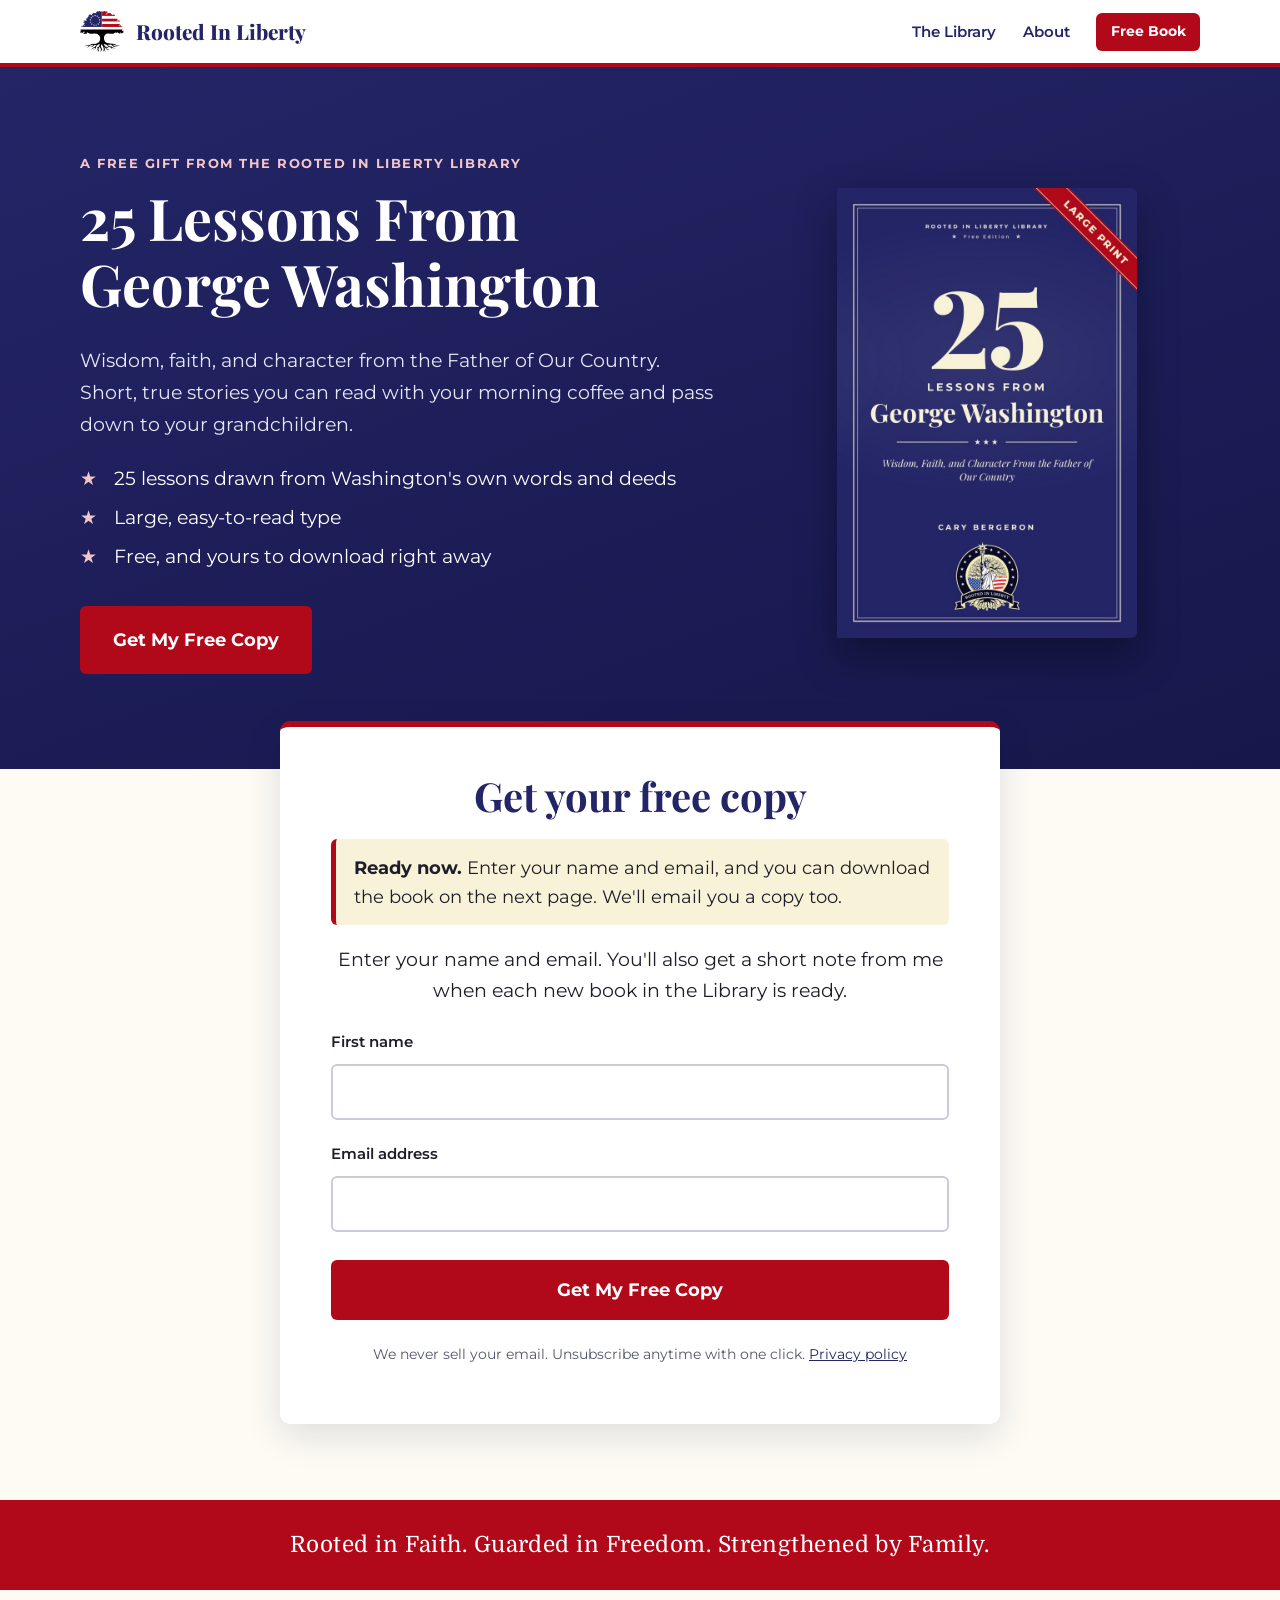
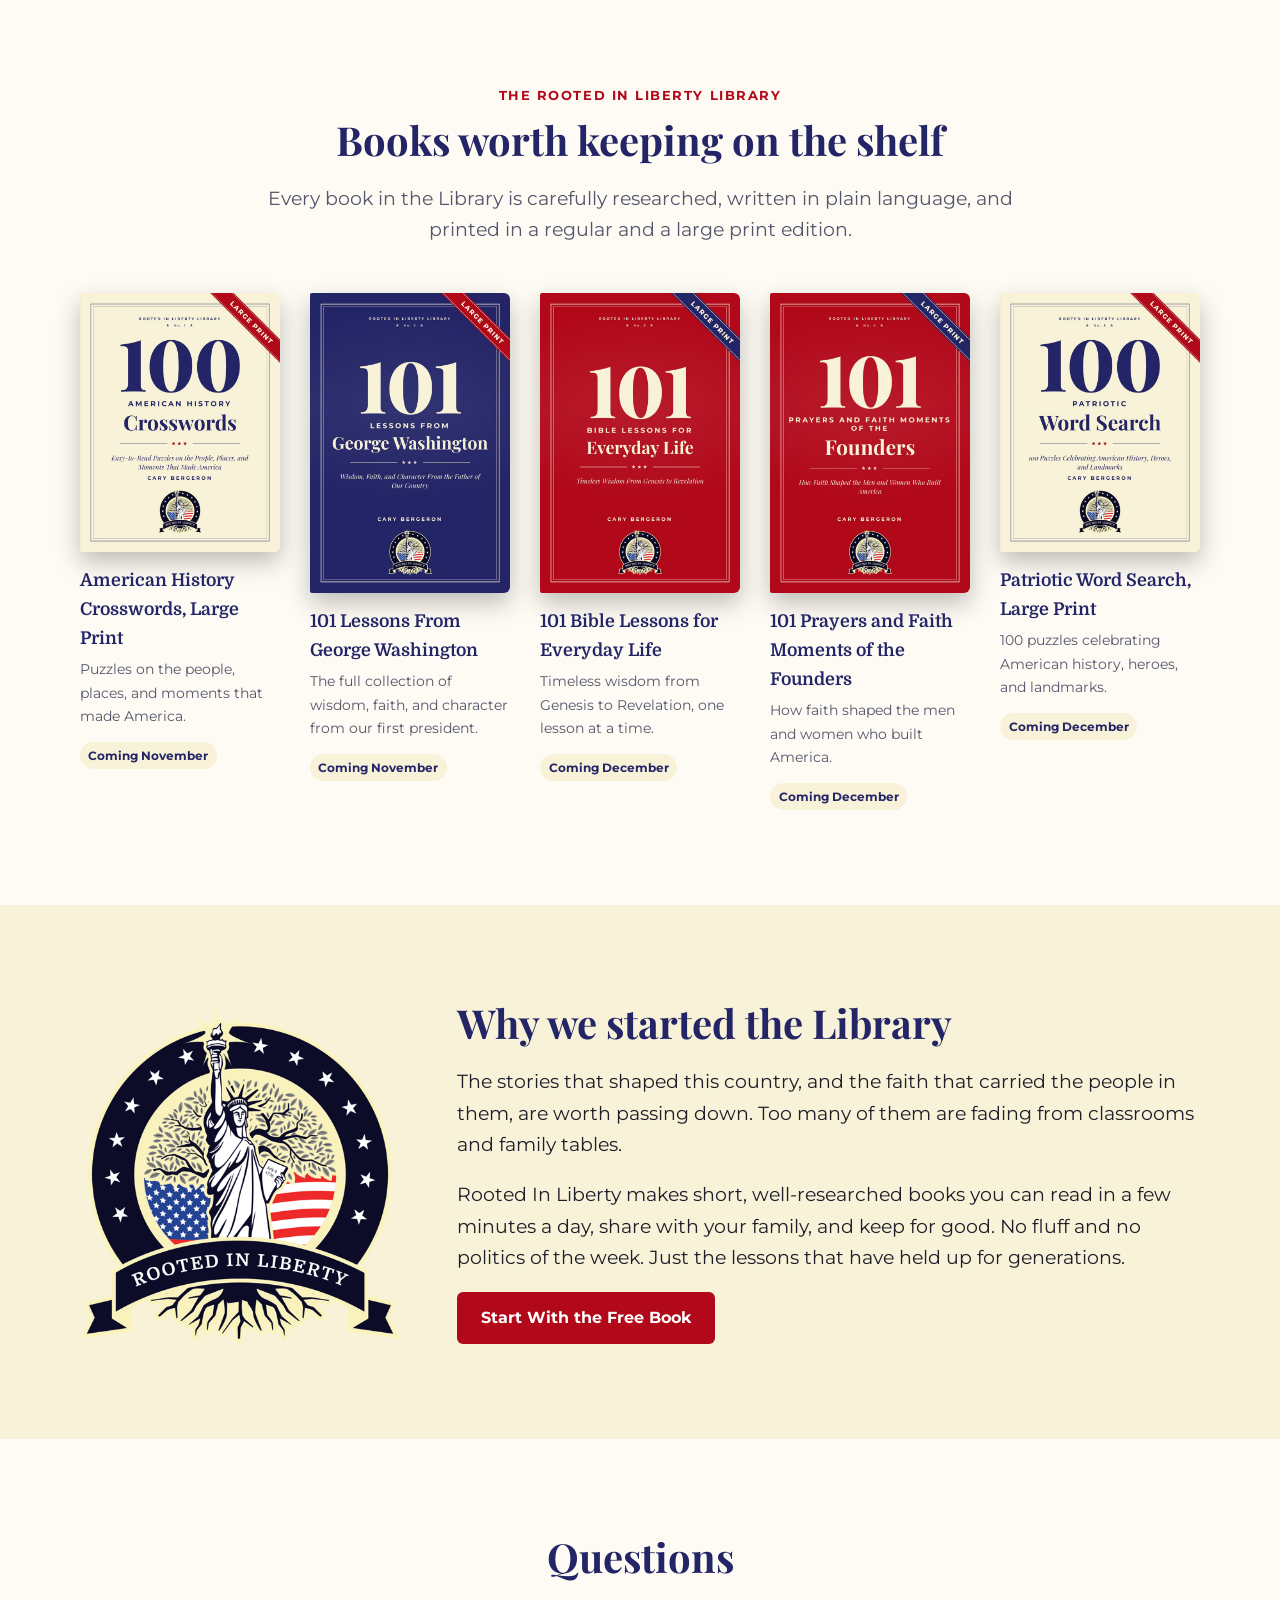
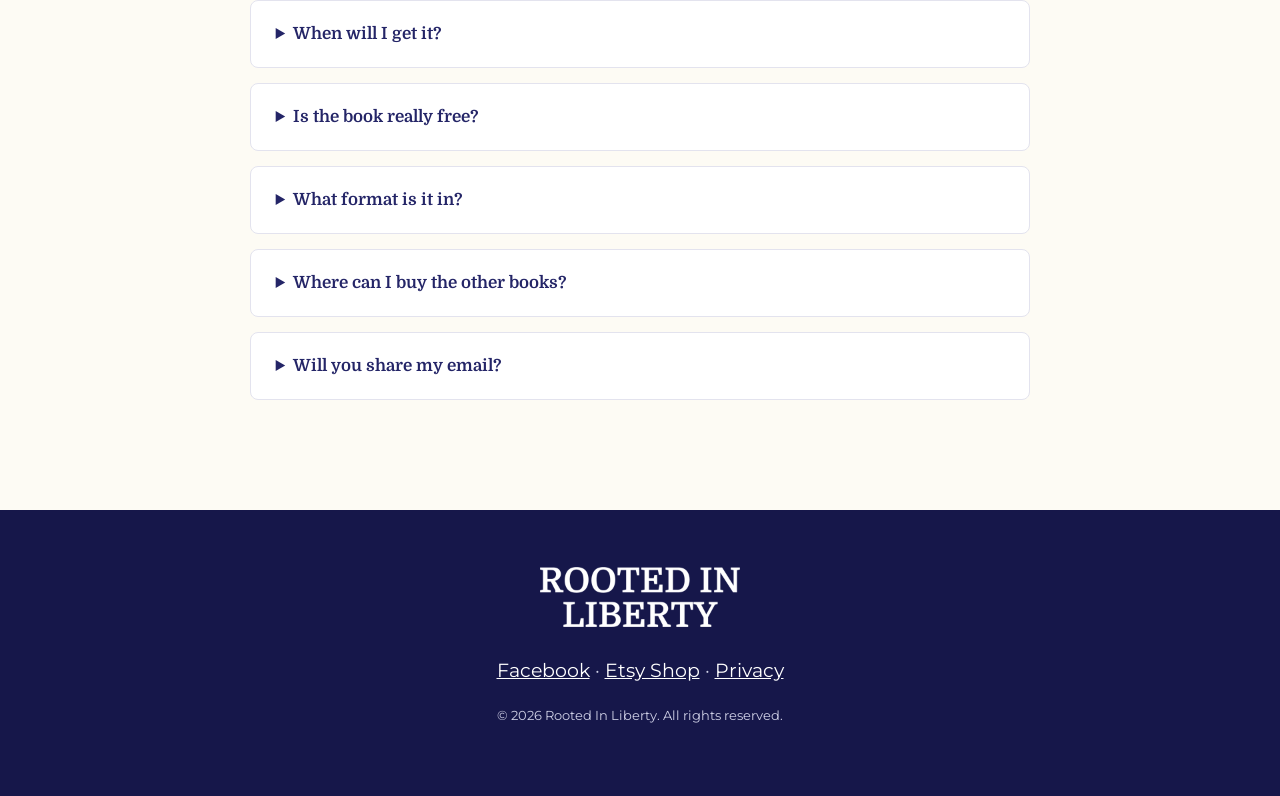
<file: index.html>
<!DOCTYPE html>
<html lang="en">
<head>
<meta charset="utf-8">
<meta name="viewport" content="width=device-width, initial-scale=1">
<title>Rooted In Liberty | Free Book: 25 Lessons From George Washington</title>
<meta name="description" content="Get your free copy of 25 Lessons From George Washington, the first gift from the Rooted In Liberty Library. Books on faith, history, and the men and women who built America.">
<link rel="icon" href="assets/favicon.png">
<meta property="og:title" content="Free Book: 25 Lessons From George Washington">
<meta property="og:description" content="Wisdom, faith, and character from the Father of Our Country. Free from the Rooted In Liberty Library.">
<meta property="og:image" content="assets/og-image.png">
<link rel="preconnect" href="https://fonts.googleapis.com">
<link rel="preconnect" href="https://fonts.gstatic.com" crossorigin>
<link href="https://fonts.googleapis.com/css2?family=Domine:wght@500;700&family=Montserrat:wght@400;500;600;700&family=Playfair+Display:wght@700;800&display=swap" rel="stylesheet">
<link rel="stylesheet" href="styles.css">
</head>
<body>

<header class="topbar">
  <div class="wrap topbar-inner">
    <a href="#top" class="brand"><img src="assets/flag-tree.png" alt="" width="44" height="40"><span>Rooted In Liberty</span></a>
    <nav>
      <a href="#library">The Library</a>
      <a href="#about">About</a>
      <a href="#free-book" class="btn btn-small">Free Book</a>
    </nav>
  </div>
</header>

<main id="top">

  <section class="hero">
    <div class="wrap hero-grid">
      <div class="hero-copy">
        <p class="eyebrow">A free gift from the Rooted In Liberty Library</p>
        <h1>25 Lessons From George Washington</h1>
        <p class="lede">Wisdom, faith, and character from the Father of Our Country. Short, true stories you can read with your morning coffee and pass down to your grandchildren.</p>
        <ul class="checks">
          <li>25 lessons drawn from Washington's own words and deeds</li>
          <li>Large, easy-to-read type</li>
          <li>Free, and yours to download right away</li>
        </ul>
        <a href="#free-book" class="btn btn-big">Get My Free Copy</a>
      </div>
      <div class="hero-book">
        <img class="cover-img" src="assets/covers/25-lessons-washington.jpg" alt="25 Lessons From George Washington, Large Print, by Cary Bergeron">
      </div>
    </div>
  </section>

  <section class="signup" id="free-book">
    <div class="wrap signup-box">
      <h2>Get your free copy</h2>
      <p class="release-note"><strong>Ready now.</strong> Enter your name and email, and you can download the book on the next page. We'll email you a copy too.</p>
      <p>Enter your name and email. You'll also get a short note from me when each new book in the Library is ready.</p>
      <!-- Email provider form: set the action URL in the runbook step "Connect the email list" -->
      <form class="signup-form" id="signup-form" method="post" novalidate>
        <label for="fname">First name</label>
        <input id="fname" name="FNAME" type="text" autocomplete="given-name" required>
        <label for="email">Email address</label>
        <input id="email" name="EMAIL" type="email" autocomplete="email" required>
        <input type="hidden" name="tags" value="1637739">
        <div aria-hidden="true" style="position:absolute;left:-5000px"><input type="text" name="b_abdd07aad912308a6fd945866_90a248a56b" tabindex="-1" value=""></div>
        <p class="form-msg" id="form-msg" role="alert" hidden></p>
        <button type="submit" class="btn btn-big">Get My Free Copy</button>
        <p class="fineprint">We never sell your email. Unsubscribe anytime with one click. <a href="privacy.html">Privacy policy</a></p>
      </form>
    </div>
  </section>

  <section class="slogan">
    <div class="wrap">
      <p>Rooted in Faith. Guarded in Freedom. Strengthened by Family.</p>
    </div>
  </section>

  <section class="library" id="library">
    <div class="wrap">
      <p class="eyebrow center">The Rooted In Liberty Library</p>
      <h2 class="center">Books worth keeping on the shelf</h2>
      <p class="center intro">Every book in the Library is carefully researched, written in plain language, and printed in a regular and a large print edition.</p>
      <div class="shelf">
        <article class="book">
          <img class="cover-img small" src="assets/covers/american-history-crosswords.jpg" alt="American History Crosswords, Large Print cover">
          <h3>American History Crosswords, Large Print</h3>
          <p>Puzzles on the people, places, and moments that made America.</p>
          <span class="tag">Coming November</span>
        </article>
        <article class="book">
          <img class="cover-img small" src="assets/covers/101-lessons-washington.jpg" alt="101 Lessons From George Washington cover">
          <h3>101 Lessons From George Washington</h3>
          <p>The full collection of wisdom, faith, and character from our first president.</p>
          <span class="tag">Coming November</span>
        </article>
        <article class="book">
          <img class="cover-img small" src="assets/covers/101-bible-lessons.jpg" alt="101 Bible Lessons for Everyday Life cover">
          <h3>101 Bible Lessons for Everyday Life</h3>
          <p>Timeless wisdom from Genesis to Revelation, one lesson at a time.</p>
          <span class="tag">Coming December</span>
        </article>
        <article class="book">
          <img class="cover-img small" src="assets/covers/101-prayers-founders.jpg" alt="101 Prayers and Faith Moments of the Founders cover">
          <h3>101 Prayers and Faith Moments of the Founders</h3>
          <p>How faith shaped the men and women who built America.</p>
          <span class="tag">Coming December</span>
        </article>
        <article class="book">
          <img class="cover-img small" src="assets/covers/patriotic-word-search.jpg" alt="Patriotic Word Search, Large Print cover">
          <h3>Patriotic Word Search, Large Print</h3>
          <p>100 puzzles celebrating American history, heroes, and landmarks.</p>
          <span class="tag">Coming December</span>
        </article>
      </div>
    </div>
  </section>

  <section class="about" id="about">
    <div class="wrap about-grid">
      <img src="assets/badge.png" alt="Rooted In Liberty seal" class="about-badge" width="320" height="320">
      <div>
        <h2>Why we started the Library</h2>
        <p>The stories that shaped this country, and the faith that carried the people in them, are worth passing down. Too many of them are fading from classrooms and family tables.</p>
        <p>Rooted In Liberty makes short, well-researched books you can read in a few minutes a day, share with your family, and keep for good. No fluff and no politics of the week. Just the lessons that have held up for generations.</p>
        <a href="#free-book" class="btn">Start With the Free Book</a>
      </div>
    </div>
  </section>

  <section class="faq">
    <div class="wrap">
      <h2 class="center">Questions</h2>
      <details><summary>When will I get it?</summary><p>Right away. After you sign up, the next page has your download, and a copy arrives in your email within a few minutes.</p></details>
      <details><summary>Is the book really free?</summary><p>Yes. There's nothing to buy. Enter your email and download it right away.</p></details>
      <details><summary>What format is it in?</summary><p>A PDF you can read on a phone, tablet, or computer, or print at home. The type is large and easy to read.</p></details>
      <details><summary>Where can I buy the other books?</summary><p>Each book will be available on Amazon in paperback, large print, and Kindle. Subscribers hear about new books first, often with a launch-week discount.</p></details>
      <details><summary>Will you share my email?</summary><p>Never. You can unsubscribe at any time with one click.</p></details>
    </div>
  </section>

</main>

<footer class="footer">
  <div class="wrap footer-inner">
    <img src="assets/wordmark-white.png" alt="Rooted In Liberty" width="200">
    <p><a href="https://www.facebook.com/rootedinliberty/">Facebook</a> &middot; <a href="https://www.etsy.com/shop/RootedInLiberty">Etsy Shop</a> &middot; <a href="privacy.html">Privacy</a></p>
    <p class="small">&copy; <span id="yr">2026</span> Rooted In Liberty. All rights reserved.</p>
  </div>
</footer>

<script>
  // Signups go to the Rooted In Liberty audience in Mailchimp (tag: sampler-washington).
  // JavaScript posts in the background and sends people to thank-you.html.
  // Without JavaScript, the form posts straight to Mailchimp.
  (function () {
    var form = document.getElementById('signup-form');
    var msg = document.getElementById('form-msg');
    var btn = form.querySelector('button[type=submit]');
    var loadedAt = Date.now(), humanTouched = false;
    ['keydown', 'pointerdown', 'touchstart', 'focusin'].forEach(function (ev) { form.addEventListener(ev, function () { humanTouched = true; }, { passive: true }); });
    form.addEventListener('submit', function (e) {
      e.preventDefault();
      msg.hidden = true;
      // Spam filters: bots get a fake "success" and nothing is sent to Mailchimp.
      var fname = form.FNAME.value.trim(), email = form.EMAIL.value.trim().toLowerCase();
      if (!fname || !/^[^@\s]+@[^@\s]+\.[a-z]{2,}$/.test(email)) { msg.textContent = 'Please enter your first name and a valid email address.'; msg.hidden = false; return; }
      var local = email.split('@')[0], domain = email.split('@')[1];
      var tooFast = (Date.now() - loadedAt) < 3500;
      var trapFilled = form.querySelector('[name^="b_"]').value !== '';
      var dottedGmail = /^(gmail|googlemail)\.com$/.test(domain) && (local.match(/\./g) || []).length >= 3;
      var junkName = /^[^aeiouy\s]{4,}$/i.test(fname) || /https?:|www\.|\d{3,}/i.test(fname);
      if (tooFast || trapFilled || dottedGmail || junkName || !humanTouched) { window.location.href = 'thank-you.html'; return; }
      btn.disabled = true; btn.textContent = 'Sending...';
      var cb = 'mc_cb_' + Date.now();
      var params = new URLSearchParams(new FormData(form));
      params.append('c', cb);
      var url = ['https://gocolorado', 'us20.list-manage.com/subscribe/post-json?u=abdd07aad912308a6fd945866&id=90a248a56b&f_id=00647fe0f0'].join('.') + '&' + params.toString();
      var script = document.createElement('script');
      var done = function () { delete window[cb]; script.remove(); btn.disabled = false; btn.textContent = 'Get My Free Copy'; };
      window[cb] = function (res) {
        done();
        var text = (res && res.msg) ? String(res.msg) : '';
        if (res && (res.result === 'success' || /already subscribed/i.test(text))) {
          if (window.fbq) { try { fbq('track', 'Lead'); } catch (err) {} }
          if (window.rilTrack) { try { rilTrack('signup', new URLSearchParams(location.search).get('src') || ''); } catch (err) {} }
          window.location.href = 'thank-you.html';
        } else {
          msg.textContent = text.replace(/<[^>]+>/g, '').replace(/^\d+ - /, '') || 'Something went wrong. Please try again.';
          msg.hidden = false;
        }
      };
      script.onerror = function () { done(); msg.textContent = 'Something went wrong. Please try again in a minute.'; msg.hidden = false; };
      script.src = url;
      document.body.appendChild(script);
    });
    document.getElementById('yr').textContent = new Date().getFullYear();
  })();
</script>
<script src="assets/track.js" defer></script>
</body>
</html>
</file>
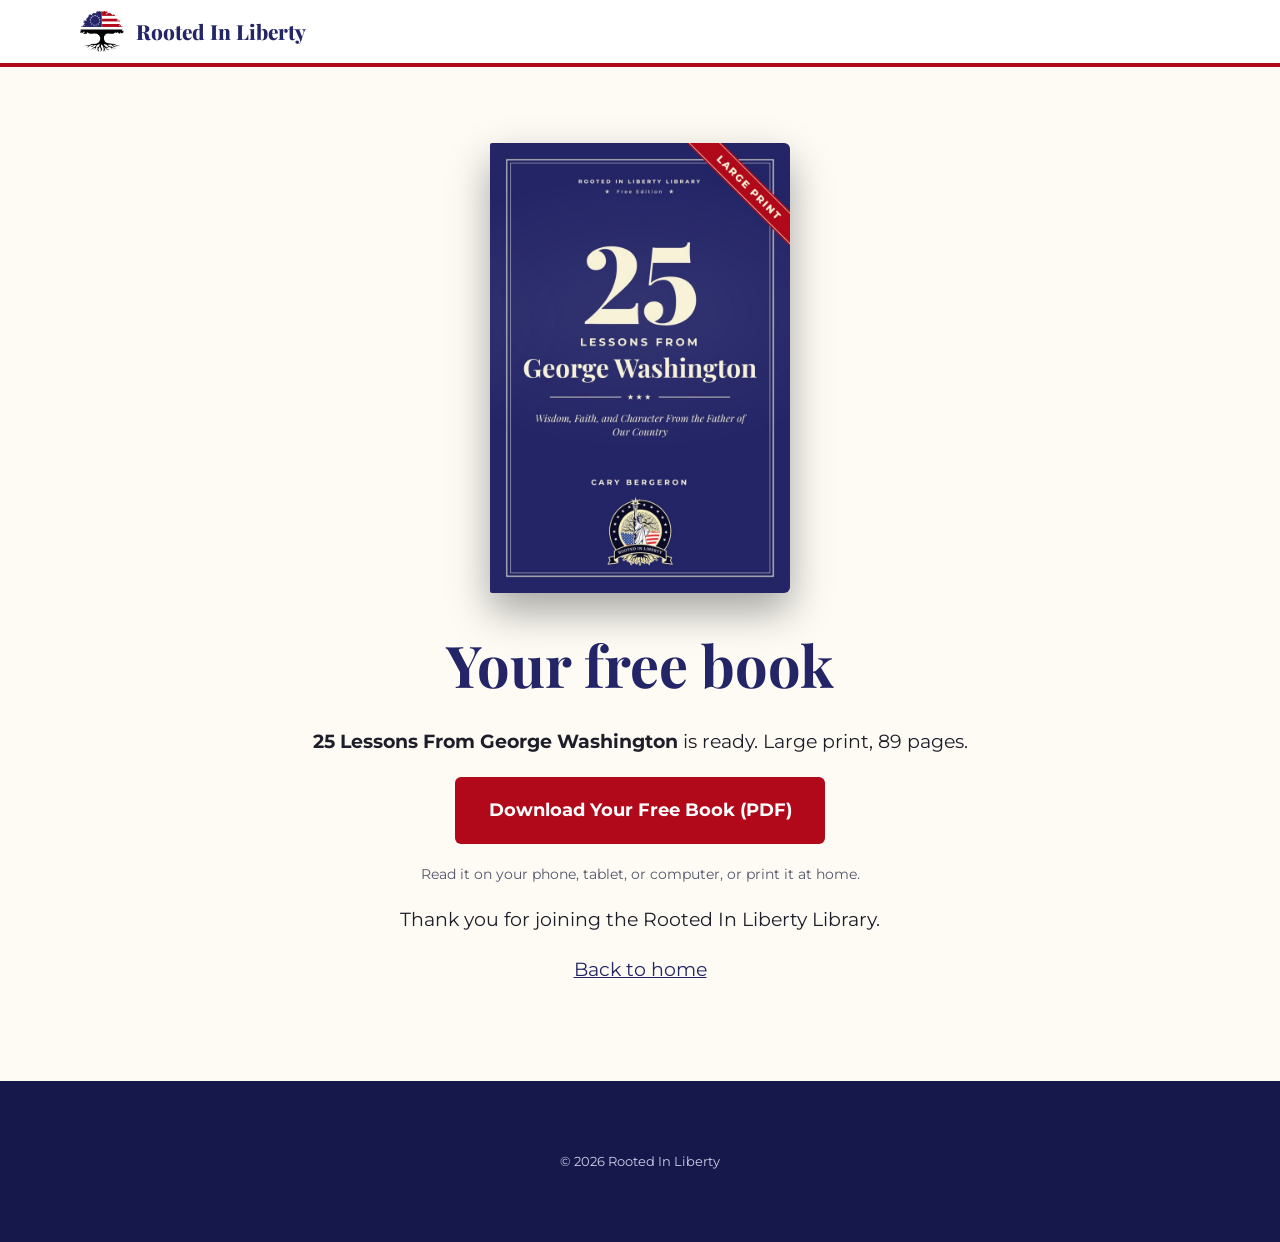
<file: free-book.html>
<!DOCTYPE html>
<html lang="en">
<head>
<meta charset="utf-8">
<meta name="viewport" content="width=device-width, initial-scale=1">
<title>Your Free Book | Rooted In Liberty</title>
<meta name="robots" content="noindex">
<link rel="icon" href="assets/favicon.png">
<link href="https://fonts.googleapis.com/css2?family=Domine:wght@500;700&family=Montserrat:wght@400;600;700&family=Playfair+Display:wght@800&display=swap" rel="stylesheet">
<link rel="stylesheet" href="styles.css">
</head>
<body>
<header class="topbar"><div class="wrap topbar-inner"><a href="index.html" class="brand"><img src="assets/flag-tree.png" alt="" width="44"><span>Rooted In Liberty</span></a></div></header>
<main class="wrap page center">
  <img class="cover-img center-cover" src="assets/covers/25-lessons-washington.jpg" alt="25 Lessons From George Washington, Large Print, by Cary Bergeron">
  <h1 style="color:var(--navy)">Your free book</h1>
  <p><strong>25 Lessons From George Washington</strong> is ready. Large print, 89 pages.</p>
  <p><a class="btn btn-big" href="downloads/25-Lessons-From-George-Washington.pdf" download>Download Your Free Book (PDF)</a></p>
  <p class="fineprint">Read it on your phone, tablet, or computer, or print it at home.</p>
  <p>Thank you for joining the Rooted In Liberty Library.</p>
  <p><a href="index.html">Back to home</a></p>
</main>
<footer class="footer"><div class="wrap"><p class="small">&copy; 2026 Rooted In Liberty</p></div></footer>
<script src="assets/track.js" defer></script>
</body>
</html>
</file>
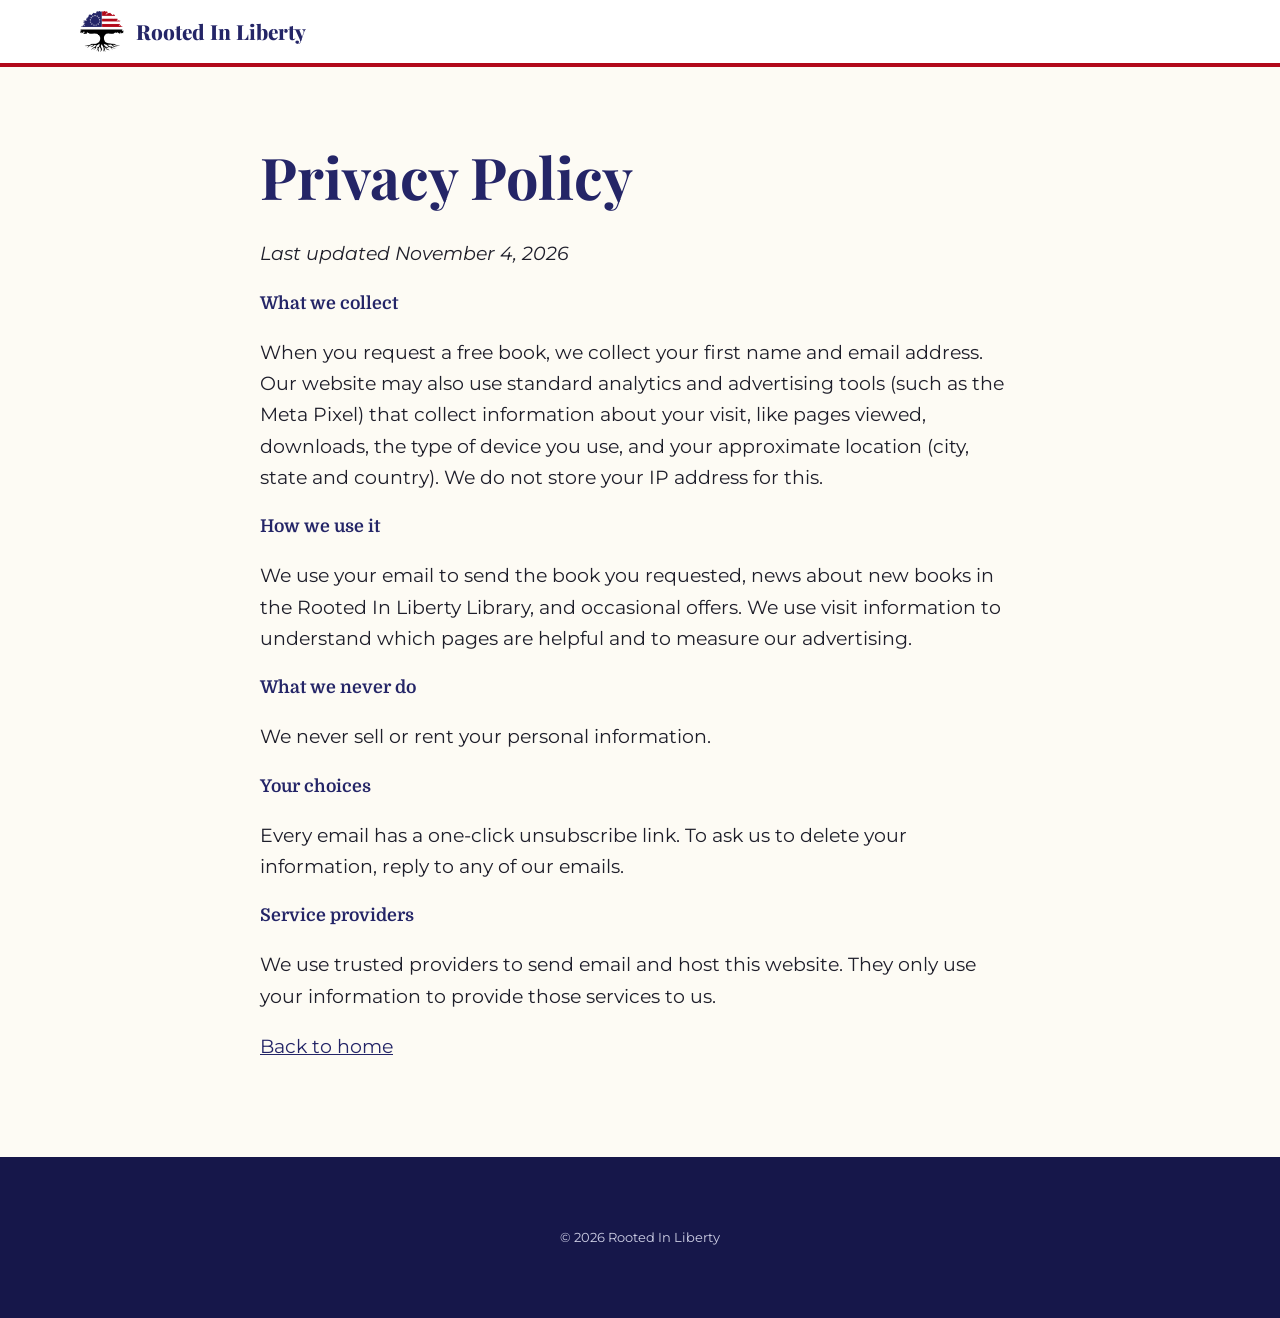
<file: privacy.html>
<!DOCTYPE html>
<html lang="en">
<head>
<meta charset="utf-8">
<meta name="viewport" content="width=device-width, initial-scale=1">
<title>Privacy Policy | Rooted In Liberty</title>
<link rel="icon" href="assets/favicon.png">
<link href="https://fonts.googleapis.com/css2?family=Domine:wght@500;700&family=Montserrat:wght@400;600;700&family=Playfair+Display:wght@800&display=swap" rel="stylesheet">
<link rel="stylesheet" href="styles.css">
</head>
<body>
<header class="topbar"><div class="wrap topbar-inner"><a href="index.html" class="brand"><img src="assets/flag-tree.png" alt="" width="44"><span>Rooted In Liberty</span></a></div></header>
<main class="wrap page">
  <h1 style="color:var(--navy)">Privacy Policy</h1>
  <p><em>Last updated November 4, 2026</em></p>
  <h3>What we collect</h3>
  <p>When you request a free book, we collect your first name and email address. Our website may also use standard analytics and advertising tools (such as the Meta Pixel) that collect information about your visit, like pages viewed, downloads, the type of device you use, and your approximate location (city, state and country). We do not store your IP address for this.</p>
  <h3>How we use it</h3>
  <p>We use your email to send the book you requested, news about new books in the Rooted In Liberty Library, and occasional offers. We use visit information to understand which pages are helpful and to measure our advertising.</p>
  <h3>What we never do</h3>
  <p>We never sell or rent your personal information.</p>
  <h3>Your choices</h3>
  <p>Every email has a one-click unsubscribe link. To ask us to delete your information, reply to any of our emails.</p>
  <h3>Service providers</h3>
  <p>We use trusted providers to send email and host this website. They only use your information to provide those services to us.</p>
  <p><a href="index.html">Back to home</a></p>
</main>
<footer class="footer"><div class="wrap"><p class="small">&copy; 2026 Rooted In Liberty</p></div></footer>
<script src="assets/track.js" defer></script>
</body>
</html>
</file>
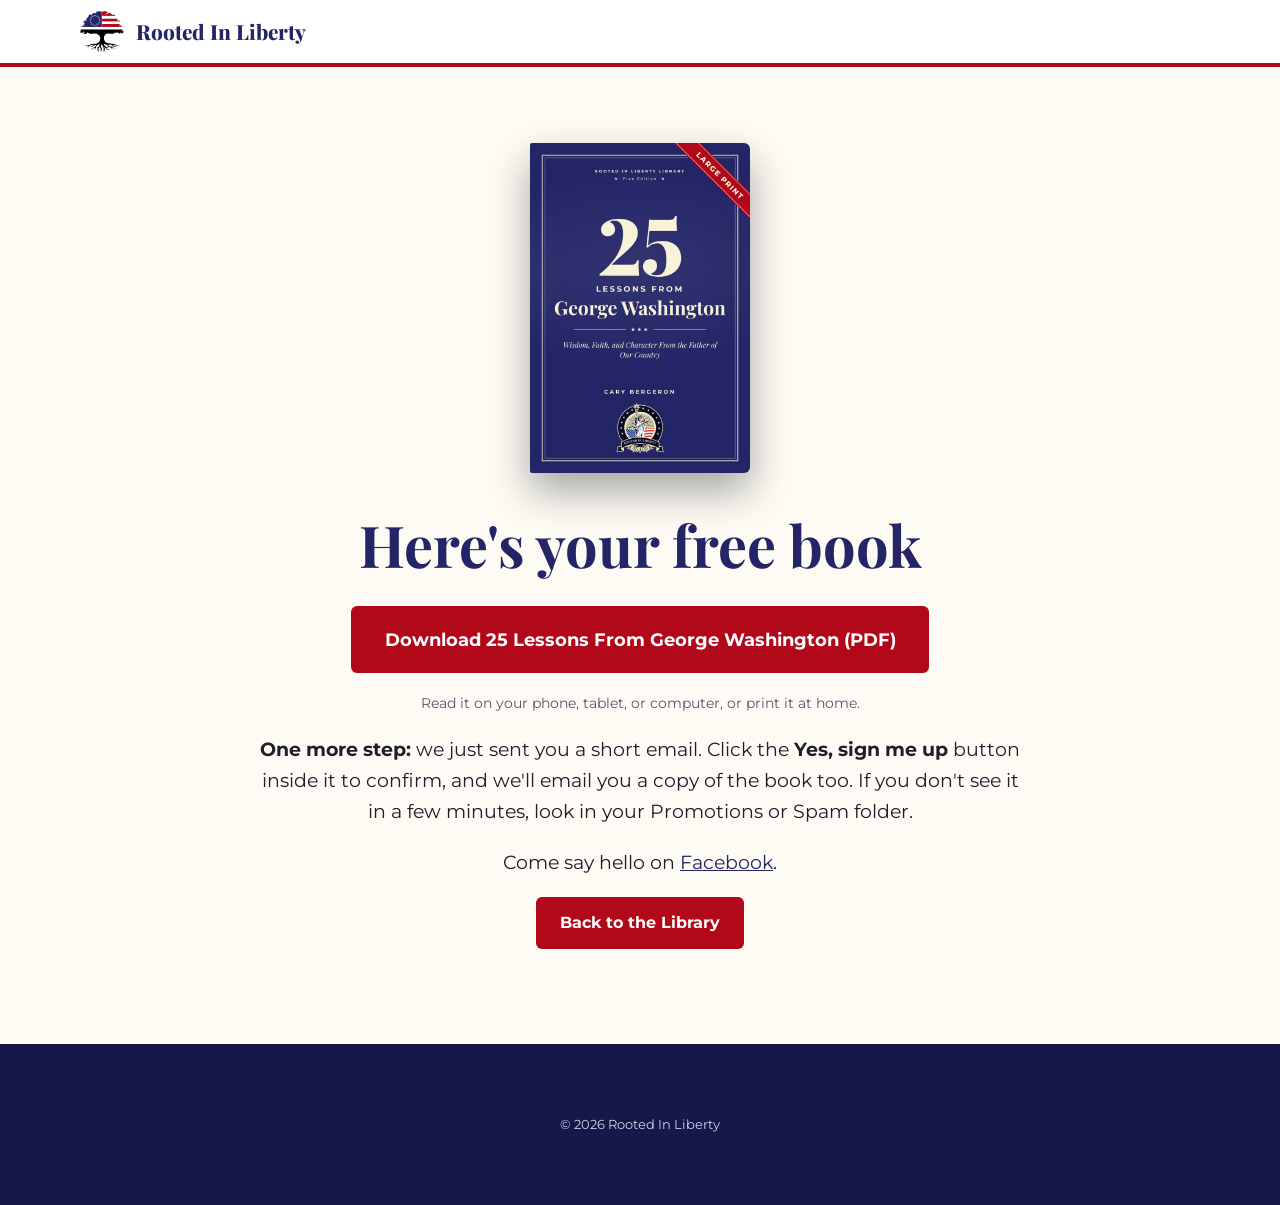
<file: thank-you.html>
<!DOCTYPE html>
<html lang="en">
<head>
<meta charset="utf-8">
<meta name="viewport" content="width=device-width, initial-scale=1">
<title>Thank You | Rooted In Liberty</title>
<meta name="robots" content="noindex">
<link rel="icon" href="assets/favicon.png">
<link href="https://fonts.googleapis.com/css2?family=Domine:wght@500;700&family=Montserrat:wght@400;600;700&family=Playfair+Display:wght@800&display=swap" rel="stylesheet">
<link rel="stylesheet" href="styles.css">
</head>
<body>
<header class="topbar"><div class="wrap topbar-inner"><a href="index.html" class="brand"><img src="assets/flag-tree.png" alt="" width="44"><span>Rooted In Liberty</span></a></div></header>
<main class="wrap page center">
  <img class="cover-img center-cover" src="assets/covers/25-lessons-washington.jpg" alt="25 Lessons From George Washington, Large Print, by Cary Bergeron" style="width:220px">
  <h1 style="color:var(--navy)">Here's your free book</h1>
  <p><a class="btn btn-big" href="downloads/25-Lessons-From-George-Washington.pdf" download>Download 25 Lessons From George Washington (PDF)</a></p>
  <p class="fineprint">Read it on your phone, tablet, or computer, or print it at home.</p>
  <p><strong>One more step:</strong> we just sent you a short email. Click the <strong>Yes, sign me up</strong> button inside it to confirm, and we'll email you a copy of the book too. If you don't see it in a few minutes, look in your Promotions or Spam folder.</p>
  <p>Come say hello on <a href="https://www.facebook.com/rootedinliberty/">Facebook</a>.</p>
  <p><a class="btn" href="index.html">Back to the Library</a></p>
</main>
<footer class="footer"><div class="wrap"><p class="small">&copy; 2026 Rooted In Liberty</p></div></footer>
<script src="assets/track.js" defer></script>
</body>
</html>
</file>
<file: styles.css>
:root {
  --navy: #242567;
  --navy-deep: #16174a;
  --red: #b2091a;
  --cream: #f8f2d8;
  --paper: #fdfbf4;
  --ink: #1e1e2a;
  --muted: #55566b;
  --head: "Playfair Display", Georgia, serif;
  --sub: "Domine", Georgia, serif;
  --body: "Montserrat", Arial, sans-serif;
}
* { box-sizing: border-box; }
html { scroll-behavior: smooth; }
body { margin: 0; font-family: var(--body); font-size: 19px; line-height: 1.65; color: var(--ink); background: var(--paper); }
img { max-width: 100%; height: auto; }
a { color: var(--navy); }
.wrap { width: min(1120px, 92%); margin: 0 auto; }
h1, h2 { font-family: var(--head); line-height: 1.15; margin: 0 0 .5em; }
h1 { font-size: clamp(2.4rem, 5vw, 3.6rem); }
h2 { font-size: clamp(1.8rem, 3.4vw, 2.5rem); color: var(--navy); }
h3 { font-family: var(--sub); font-size: 1.1rem; margin: .8em 0 .3em; color: var(--navy); }
.center { text-align: center; }
.eyebrow { font-weight: 700; text-transform: uppercase; letter-spacing: .12em; font-size: .8rem; color: var(--red); margin: 0 0 .8em; }

/* Buttons */
.btn { display: inline-block; background: var(--red); color: #fff; text-decoration: none; font-weight: 700; padding: .8em 1.5em; border-radius: 6px; border: 0; cursor: pointer; font-family: var(--body); font-size: 1rem; transition: background .15s; }
.btn:hover, .btn:focus { background: #8e0715; }
.btn-big { font-size: 1.15rem; padding: 1em 1.8em; }
.btn-small { padding: .5em 1em; font-size: .9rem; }

/* Top bar */
.topbar { background: #fff; border-bottom: 4px solid var(--red); position: sticky; top: 0; z-index: 10; }
.topbar-inner { display: flex; align-items: center; justify-content: space-between; padding: .6em 0; }
.brand { display: flex; align-items: center; gap: .6em; text-decoration: none; font-family: var(--head); font-weight: 800; font-size: 1.3rem; color: var(--navy); }
.brand img { width: 44px; }
nav { display: flex; gap: 1.4em; align-items: center; }
nav a { text-decoration: none; font-weight: 600; font-size: .95rem; }
nav a.btn { color: #fff; }

/* Hero */
.hero { background: linear-gradient(160deg, var(--navy) 0%, var(--navy-deep) 100%); color: #fff; padding: 4.5em 0 5em; }
.hero-grid { display: grid; grid-template-columns: 1.2fr .8fr; gap: 3em; align-items: center; }
.hero .eyebrow { color: #f3c6ca; }
.lede { font-size: 1.2rem; color: #e6e7f5; max-width: 34em; }
.checks { list-style: none; padding: 0; margin: 1.2em 0 1.8em; }
.checks li { padding-left: 1.8em; position: relative; margin: .4em 0; }
.checks li::before { content: "\2605"; position: absolute; left: 0; color: #f3c6ca; }
.hero-book { display: flex; justify-content: center; }

/* Book cover system (mirrors the KDP cover template) */
.cover { aspect-ratio: 6 / 9; width: 300px; border-radius: 3px 8px 8px 3px; padding: 26px 24px; display: flex; flex-direction: column; align-items: center; text-align: center; position: relative; box-shadow: -6px 0 0 rgba(0,0,0,.18) inset, 0 18px 40px rgba(0,0,0,.35); overflow: hidden; }
.cover::after { content: ""; position: absolute; inset: 10px; border: 2px solid currentColor; opacity: .35; border-radius: 4px; pointer-events: none; }
.cover-top { font-family: var(--body); font-weight: 700; font-size: .62rem; letter-spacing: .2em; text-transform: uppercase; }
.cover-num { font-family: var(--head); font-weight: 800; font-size: 5.2rem; line-height: 1; margin-top: .25em; }
.cover-title { font-family: var(--head); font-weight: 800; font-size: 1.55rem; line-height: 1.15; margin-top: .3em; }
.cover-rule { width: 60px; height: 3px; background: currentColor; margin: .9em auto; opacity: .8; }
.cover-sub { font-family: var(--sub); font-size: .8rem; line-height: 1.4; }
.cover-seal { width: 62%; margin-top: auto; }
.cover-navy { background: var(--navy); color: #fff; }
.cover-navy .cover-num { color: #f3c6ca; }
.cover-red { background: var(--red); color: #fff; }
.cover-cream { background: var(--cream); color: var(--navy); }
.cover-cream .cover-num { color: var(--red); }
.cover.small { width: 100%; padding: 18px 14px; }
.cover.small .cover-num { font-size: 3.2rem; }
.cover.small .cover-title { font-size: 1.05rem; }
.cover.small .cover-top { font-size: .5rem; }
.cover.small .cover-sub { font-size: .68rem; }
.cover.small .cover-title:first-child, .cover.small .cover-top + .cover-title { margin-top: 2.2em; }

/* Signup */
.signup { padding: 0 0 4em; margin-top: -2.5em; }
.signup-box { background: #fff; border-top: 6px solid var(--red); border-radius: 10px; box-shadow: 0 12px 36px rgba(20,20,60,.12); padding: 2.4em clamp(1.2em, 4vw, 3em); max-width: 720px; text-align: center; }
.signup-form { display: grid; gap: .5em; text-align: left; margin-top: 1.2em; }
.signup-form label { font-weight: 600; font-size: .95rem; }
.signup-form input[type=text], .signup-form input[type=email] { font-size: 1.15rem; padding: .8em; border: 2px solid #c9cadb; border-radius: 6px; font-family: var(--body); margin-bottom: .6em; }
.signup-form input:focus { outline: 3px solid #f3c6ca; border-color: var(--navy); }
.signup-form .btn { margin-top: .4em; }
.release-note { background: var(--cream, #F8F2D8); border-left: 5px solid var(--red); padding: .8em 1em; border-radius: 6px; text-align: left; font-size: 1.1rem; }
.fineprint { font-size: .85rem; color: var(--muted); text-align: center; }

/* Slogan band */
.slogan { background: var(--red); color: #fff; text-align: center; padding: 1.4em 0; }
.slogan p { margin: 0; font-family: var(--sub); font-size: clamp(1.05rem, 2.2vw, 1.4rem); letter-spacing: .02em; }

/* Library */
.library { padding: 5em 0; }
.intro { max-width: 40em; margin: 0 auto 2.5em; color: var(--muted); }
.shelf { display: grid; grid-template-columns: repeat(5, 1fr); gap: 1.6em; }
.book p { font-size: .9rem; color: var(--muted); margin: 0 0 .6em; }
.tag { display: inline-block; font-size: .75rem; font-weight: 700; color: var(--navy); background: var(--cream); padding: .3em .7em; border-radius: 99px; }

/* About */
.about { background: var(--cream); padding: 5em 0; }
.about-grid { display: grid; grid-template-columns: 320px 1fr; gap: 3em; align-items: center; }

/* FAQ */
.faq { padding: 5em 0; }
.faq .wrap { max-width: 780px; }
details { background: #fff; border: 1px solid #e3e3ee; border-radius: 8px; padding: 1em 1.3em; margin: .8em 0; }
summary { font-family: var(--sub); font-weight: 700; color: var(--navy); cursor: pointer; font-size: 1.05rem; }
details p { margin: .6em 0 0; }

/* Footer */
.footer { background: var(--navy-deep); color: #cfd0e6; padding: 3em 0; text-align: center; }
.footer a { color: #fff; }
.footer .small { font-size: .8rem; }

/* Simple pages */
.page { padding: 4em 0; max-width: 760px; }

@media (max-width: 960px) {
  .shelf { grid-template-columns: repeat(2, 1fr); }
  .hero-grid, .about-grid { grid-template-columns: 1fr; text-align: center; }
  .checks { display: inline-block; text-align: left; }
  .about-badge { max-width: 240px; margin: 0 auto; }
}
@media (max-width: 560px) {
  nav a:not(.btn) { display: none; }
  .cover { width: 240px; }
}

.form-msg { background: #fdecee; color: #8e0715; border-radius: 6px; padding: .7em 1em; font-weight: 600; margin: .4em 0 0; }

/* Real book covers rendered from the Rooted In Liberty master template */
.cover-img { display: block; width: 300px; height: auto; border-radius: 2px 6px 6px 2px; box-shadow: -5px 0 0 rgba(0,0,0,.18) inset, 0 18px 40px rgba(0,0,0,.35); }
.cover-img.small { width: 100%; box-shadow: 0 10px 24px rgba(0,0,0,.25); }
.cover-img.center-cover { margin: 0 auto 2em; }
@media (max-width: 720px) { .cover-img { width: 240px; } .cover-img.small { width: 100%; } }
</file>
